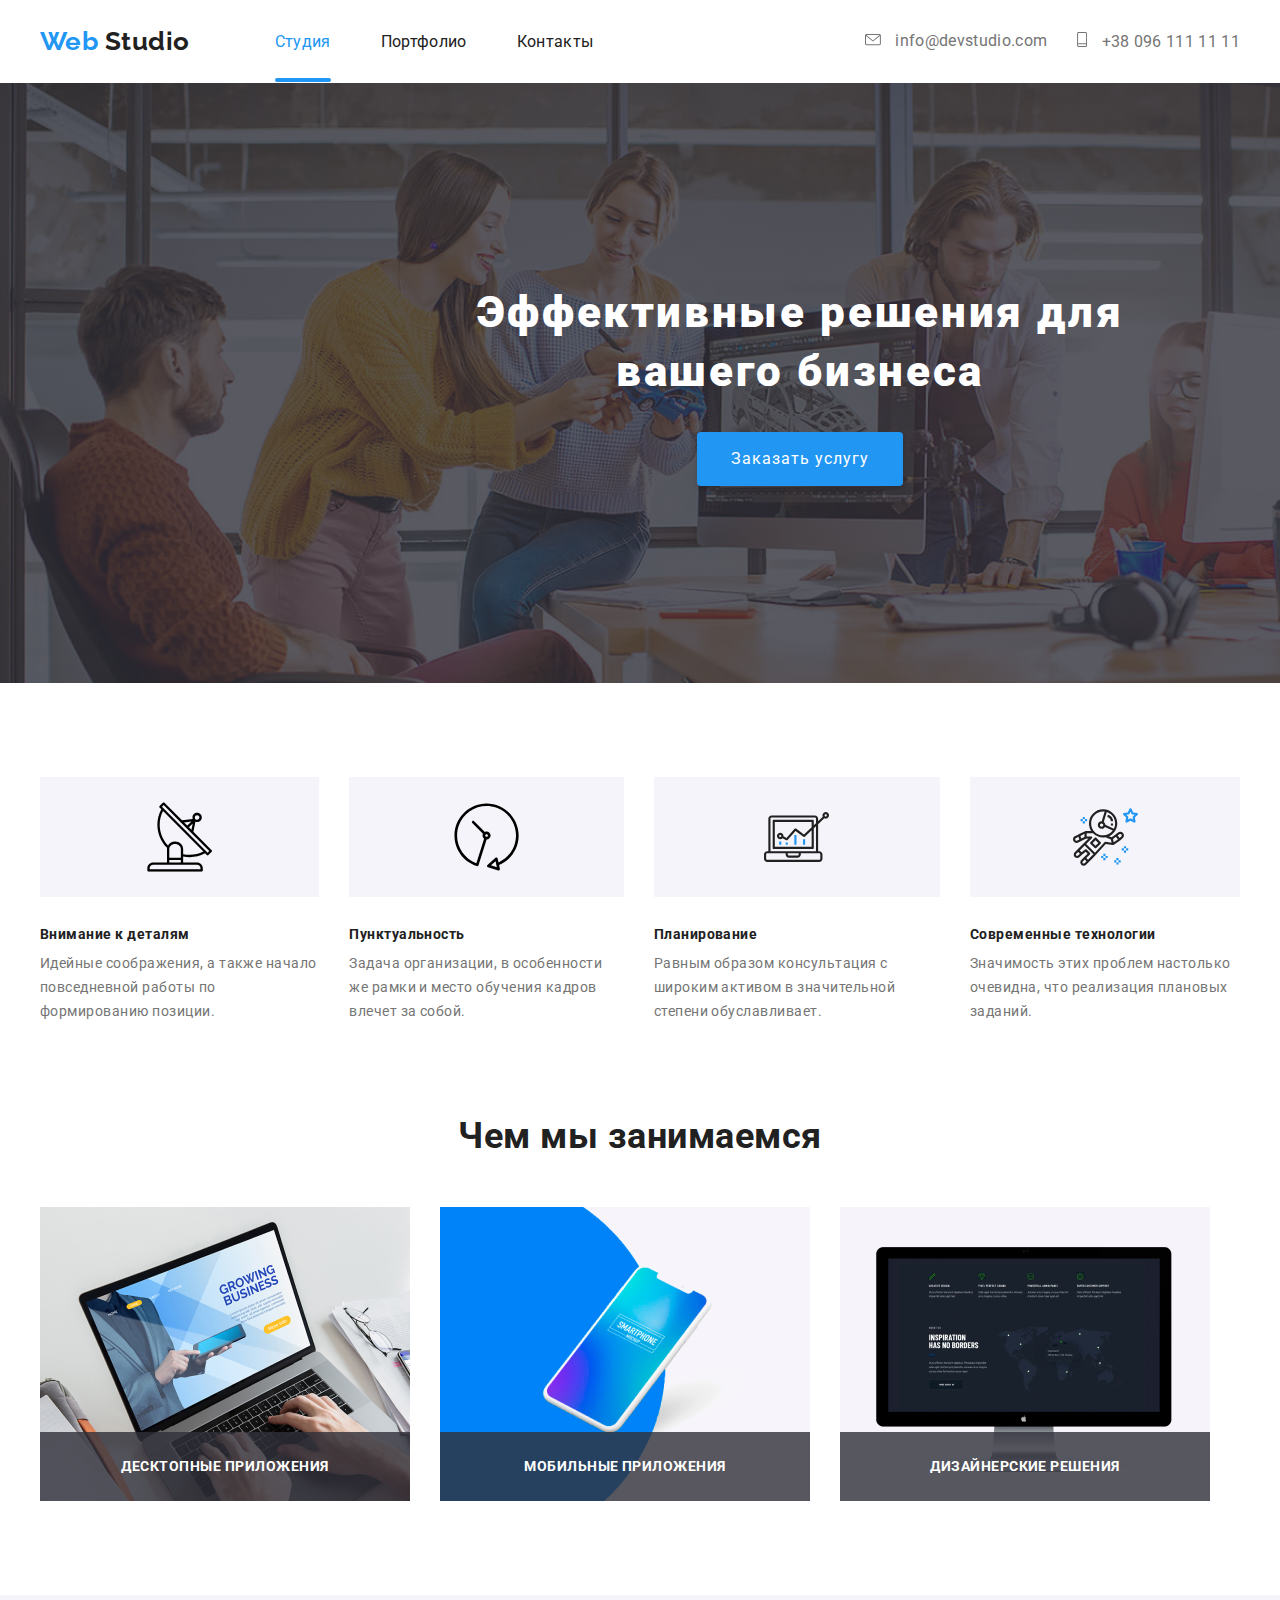
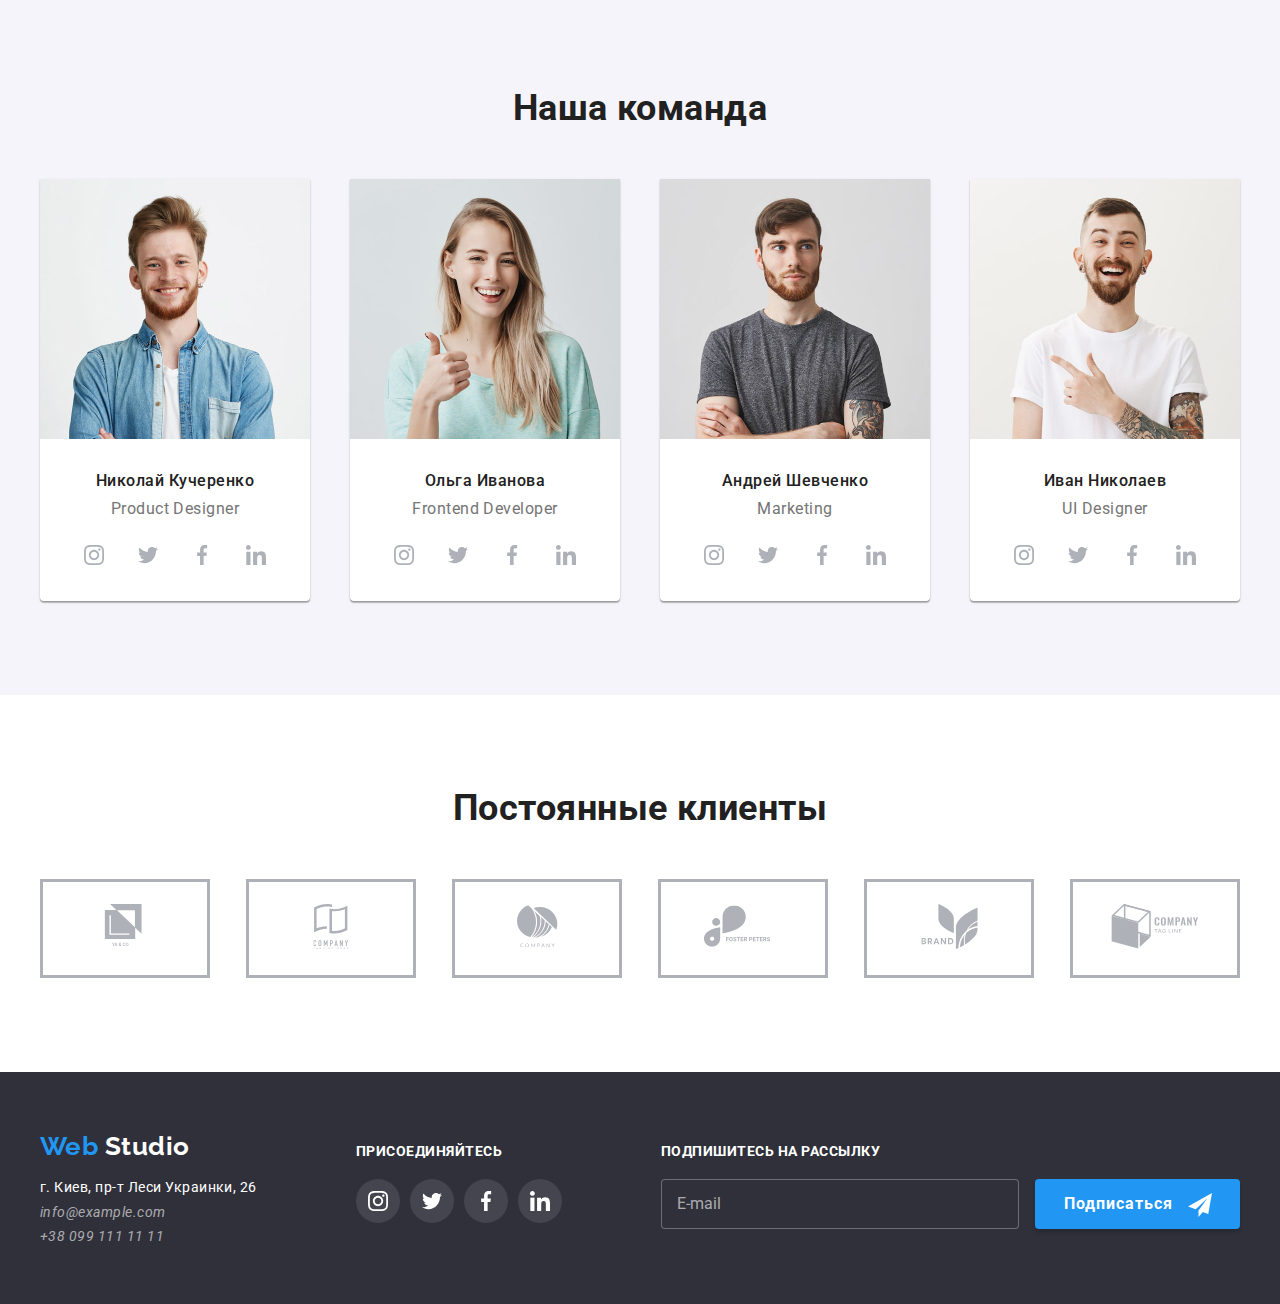
<file: index.html>
<!DOCTYPE html>
<html lang="ru">
    <head>
        <meta charset="UTF-8">
        <meta name="viewport" content="width=device-width, initial-scale=1.0">
        <title>fourth homework</title>
        <link href="https://fonts.googleapis.com/css2?family=Raleway:wght@700&family=Roboto:wght@400;500;700;900&display=swap" rel="stylesheet">
        <link rel="stylesheet" href="https://cdnjs.cloudflare.com/ajax/libs/modern-normalize/1.0.0/modern-normalize.min.css">
        <link rel="stylesheet" href="./css/styles.css">
    <body>
        <header class="page-header">
            <div class="container">
                <nav>
                    <a href="./index.html" class="logo"><span class="active">Web </span>Studio<span></span></a>
    
                    <ul class="site-nav list">
                        <li class="item"><a href="./index.html" class="link active">Студия</a></li>
                        <li class="item"><a href="./portfolio.html" class="link">Портфолио</a></li>
                        <li class="item"><a href="" class="link">Контакты</a></li>
                    </ul>
                </nav>
    
                <ul class="contacts list">
                    <li class="item">    
                        <a  class="link" href="mailto:info@devstudio.com">
                            <svg class="icon--contacts" style="width: 16px; height: 12px">
                                <use href="./images/sprite.svg#icon-envelope"></use>
                            </svg>
                            info@devstudio.com
                        </a>
                    </li>
                    <li class="item">
                        <a class="link" href="tel:+38 096 111 11 11" >
                            <svg class="icon--contacts" style="width: 10px; height: 15px">
                                <use href="./images/sprite.svg#icon-Vector"></use>
                            </svg>
                            +38 096 111 11 11
                        </a>
                    </li>
                </ul>            
            </div>          
        </header>

        <main>
            <section class="section hero">
                <h1 class="hero-title">Эффективные решения для вашего бизнеса</h1>
                <button class="button" data-modal-open>Заказать услугу</button>
            </section>

            <section class="section features">
                <div class="container">
                    <h2 class="section-title" hidden>Почему вы выбререте нас</h2>
                    <ul class="list">
                        <li class="item">
                            <div class="icon-container">
                                <svg 
                                    version="1.1" width="65" height="70"
                                    viewBox="0 0 30 32"
                                    baseProfile="full"
                                    xmlns="http://www.w3.org/2000/svg"
                                    xmlns:xlink="http://www.w3.org/1999/xlink"
                                    xmlns:ev="http://www.w3.org/2001/xml-events"
                                    class="icon-centre"
                                >
                                    <use href ="./images/sprite.svg#icon-untitled"></use>
                                </svg>
                            </div>
                            <h3 class="title">Внимание к деталям</h3>
                            <p class="text">Идейные соображения, а также начало повседневной работы по формированию позиции.</p>
                        </li>
                        <li class="item">
                            <div class="icon-container">
                                <svg 
                                    version="1.1" width="65" height="70"
                                    viewBox="0 0 30 32"
                                    baseProfile="full"
                                    xmlns="http://www.w3.org/2000/svg"
                                    xmlns:xlink="http://www.w3.org/1999/xlink"
                                    xmlns:ev="http://www.w3.org/2001/xml-events"
                                    class="icon-centre"
                                >
                                    <use href ="./images/sprite.svg#icon-2"></use>
                                </svg>
                            </div>
                            <h3 class="title">Пунктуальность</h3>
                            <p class="text">Задача организации, в особенности же рамки и место обучения кадров влечет за собой.</p>
                        </li>
                        <li class="item">
                            <div class="icon-container">
                                <svg 
                                    version="1.1" width="65" height="70"
                                    viewBox="0 0 30 32"
                                    baseProfile="full"
                                    xmlns="http://www.w3.org/2000/svg"
                                    xmlns:xlink="http://www.w3.org/1999/xlink"
                                    xmlns:ev="http://www.w3.org/2001/xml-events"
                                    class="icon-centre"
                                    >
                                    <use href ="./images/sprite.svg#icon-1"></use>
                                </svg>
                            </div>
                            <h3 class="title">Планирование</h3>
                            <p class="text">Равным образом консультация с широким активом в значительной степени обуславливает.</p>
                        </li>
                        <li class="item">
                            <div class="icon-container">
                                <svg 
                                    version="1.1" width="65" height="70"
                                    viewBox="0 0 30 32"
                                    baseProfile="full"
                                    xmlns="http://www.w3.org/2000/svg"
                                    xmlns:xlink="http://www.w3.org/1999/xlink"
                                    xmlns:ev="http://www.w3.org/2001/xml-events"
                                    class="icon-centre"
                                >
                                    <use href ="./images/sprite.svg#icon-3"></use>
                                </svg>
                            </div>
                            <h3 class="title">Современные технологии</h3>
                            <p class="text">Значимость этих проблем настолько очевидна, что реализация плановых заданий.</p>
                        </li>
                    </ul>
                </div>
                
            </section>
            
            <section class="section category">
                <div class="container">
                    <h2 class="section-title">Чем мы занимаемся</h2>
                    <ul class="list">
                        <li class="item">
                            <img src="./images/desctop.jpg" alt="Human works in desctop" class="image">
                            <p class="text">Десктопные приложения</p>
                        </li>
                        <li class="item">
                            <img src="./images/mobile.jpg" alt="mobile" class="image">
                            <p class="text">Мобильные приложения</p>
                        </li>
                        <li class="item">
                            <img src="./images/designer.jpg" alt="Apple screen" class="image">
                            <p class="text">Дизайнерские решения</p>
                        </li>
                    </ul>
                </div>               
            </section>

            <section class="section team">
                <div class="container">
                    <h2 class="section-title">Наша команда</h2>
                    <ul class="list list-cards">
                        <li class="card">
                            <img src="./images/product_designer.jpg" alt="Product Designer">
                            <h3 class="title">Николай Кучеренко</h3>
                            <p class="text">Product Designer</p>
                            <ul class="list list-items">
                                <li>
                                    <a href="" aria-label="Ссылка на instagram" class="icon">
                                        <svg style="width: 20px; height: 20px">
                                            <use href= "./images/sprite.svg#icon-instagram"></use>
                                        </svg>
                                    </a>
                                </li>
                                <li>
                                    <a href="" aria-label="Ссылка на twitter" class="icon">
                                        <svg style="width: 20px; height: 20px">
                                            <use href= "./images/sprite.svg#icon-twitter"></use>
                                        </svg>
                                    </a>
                                </li>
                                <li>
                                    <a href="" aria-label="Ссылка на facebook" class="icon">
                                        <svg style="width: 20px; height: 20px">
                                            <use href= "./images/sprite.svg#icon-facebook"></use>
                                        </svg>
                                    </a>
                                </li>
                                <li>
                                    <a href="" aria-label="Ссылка на linkedin"class="icon">
                                        <svg style="width: 20px; height: 20px">
                                            <use href= "./images/sprite.svg#icon-linkedin"></use>
                                        </svg>
                                    </a>
                                </li>                            
                            </ul>
                        </li>
    
                        <li class="card">
                            <img src="./images/fronted_developer.jpg" alt="Frontend Developer">
                            <h3 class="title">Ольга Иванова</h3>
                            <p class="text">Frontend Developer</p>
                            <ul class="list list-items">
                                <li>
                                    <a href="" aria-label="Ссылка на instagram" class="icon">
                                        <svg style="width: 20px; height: 20px">
                                            <use href= "./images/sprite.svg#icon-instagram"></use>
                                        </svg>
                                    </a>
                                </li>
                                <li>
                                    <a href="" aria-label="Ссылка на twitter" class="icon">
                                        <svg style="width: 20px; height: 20px">
                                            <use href= "./images/sprite.svg#icon-twitter"></use>
                                        </svg>
                                    </a>
                                </li>
                                <li>
                                    <a href="" aria-label="Ссылка на facebook" class="icon">
                                        <svg style="width: 20px; height: 20px">
                                            <use href= "./images/sprite.svg#icon-facebook"></use>
                                        </svg>
                                    </a>
                                </li>
                                <li>
                                    <a href="" aria-label="Ссылка на linkedin"class="icon">
                                        <svg style="width: 20px; height: 20px">
                                            <use href= "./images/sprite.svg#icon-linkedin"></use>
                                        </svg>
                                    </a>
                                </li>                            
                            </ul>
                        </li>
                        
                        <li class="card">
                            <img src="./images/marketing.jpg" alt="Marketing">
                            <h3 class="title">Андрей Шевченко</h3>
                            <p class="text">Marketing</p>
                            <ul class="list list-items">
                                <li>
                                    <a href="" aria-label="Ссылка на instagram" class="icon">
                                        <svg style="width: 20px; height: 20px">
                                            <use href= "./images/sprite.svg#icon-instagram"></use>
                                        </svg>
                                    </a>
                                </li>
                                <li>
                                    <a href="" aria-label="Ссылка на twitter" class="icon">
                                        <svg style="width: 20px; height: 20px">
                                            <use href= "./images/sprite.svg#icon-twitter"></use>
                                        </svg>
                                    </a>
                                </li>
                                <li>
                                    <a href="" aria-label="Ссылка на facebook" class="icon">
                                        <svg style="width: 20px; height: 20px">
                                            <use href= "./images/sprite.svg#icon-facebook"></use>
                                        </svg>
                                    </a>
                                </li>
                                <li>
                                    <a href="" aria-label="Ссылка на linkedin"class="icon">
                                        <svg style="width: 20px; height: 20px">
                                            <use href= "./images/sprite.svg#icon-linkedin"></use>
                                        </svg>
                                    </a>
                                </li>                            
                            </ul>
                        </li>

                        <li class="card">
                            <img src="./images/ui_designer.jpg" alt="UI Designer">
                            <h3 class="title">Иван Николаев</h3>
                            <p class="text">UI Designer</p>
                            <ul class="list list-items">
                                <li>
                                    <a href="" aria-label="Ссылка на instagram" class="icon">
                                        <svg style="width: 20px; height: 20px">
                                            <use href= "./images/sprite.svg#icon-instagram"></use>
                                        </svg>
                                    </a>
                                </li>
                                <li>
                                    <a href="" aria-label="Ссылка на twitter" class="icon">
                                        <svg style="width: 20px; height: 20px">
                                            <use href= "./images/sprite.svg#icon-twitter"></use>
                                        </svg>
                                    </a>
                                </li>
                                <li>
                                    <a href="" aria-label="Ссылка на facebook" class="icon">
                                        <svg style="width: 20px; height: 20px">
                                            <use href= "./images/sprite.svg#icon-facebook"></use>
                                        </svg>
                                    </a>
                                </li>
                                <li>
                                    <a href="" aria-label="Ссылка на linkedin"class="icon">
                                        <svg style="width: 20px; height: 20px">
                                            <use href= "./images/sprite.svg#icon-linkedin"></use>
                                        </svg>
                                    </a>
                                </li>                            
                            </ul>
                        </li>
                    </ul>
                </div>
            </section>

            <section class="section clients">
                <div class="container">
                    <h2 class="section-title">Постоянные клиенты</h2>
                    <ul class="list">
                        <li>
                            <a href="" class="icon-clients">
                                <svg version="1.1" width="44" height="45"
                                    viewBox="0 0 29 32"
                                    baseProfile="full"
                                    class="icon-color">
                                    <use href= "./images/sprite.svg#icon-logo1"></use>
                                </svg>
                            </a>
                        </li>
    
                        <li>
                            <a href="" class="icon-clients">
                                <svg version="1.1" width="40" height="45"
                                viewBox="0 0 25 32"
                                baseProfile="full"
                                class="icon-color">
                                    <use href= "./images/sprite.svg#icon-logo2"></use>
                                </svg>
                            </a>
                        </li>
    
                        <li>
                            <a href="" class="icon-clients">
                                <svg version="1.1" width="41" height="45"
                                viewBox="0 0 31 32"
                                baseProfile="full"
                                class="icon-color">
                                    <use href= "./images/sprite.svg#icon-logo3"></use>
                                </svg>
                            </a>
                        </li>
    
                        <li>
                            <a href="" class="icon-clients">
                                <svg version="1.1" width="79" height="45"
                                viewBox="0 0 60 32"
                                baseProfile="full"
                                class="icon-color">
                                    <use href= "./images/sprite.svg#icon-logo4"></use>
                                </svg>
                            </a>
                            
                        </li>
    
                        <li>
                            <a href=""  class="icon-clients">
                                <svg version="1.1" width="59" height="45"
                                viewBox="0 0 40 32"
                                baseProfile="full"
                                xmlns="http://www.w3.org/2000/svg"
                                xmlns:xlink="http://www.w3.org/1999/xlink"
                                xmlns:ev="http://www.w3.org/2001/xml-events"
                                class="icon-color">
                                    <use href= "./images/sprite.svg#icon-logo5"></use>
                                </svg>
                            </a>
                        </li>
    
                        <li>
                            <a href="" class="icon-clients">
                                <svg version="1.1" width="88" height="45"
                                    viewBox="0 0 62 32"
                                    baseProfile="full"
                                    xmlns="http://www.w3.org/2000/svg"
                                    xmlns:xlink="http://www.w3.org/1999/xlink"
                                    xmlns:ev="http://www.w3.org/2001/xml-events"
                                    class="icon-color">
                                    <use href= "./images/sprite.svg#icon-logo6"></use>
                                </svg>
                            </a>
                        </li>
                    </ul>
                </div>
            </section>
        </main>

        <footer class="footer">
            <div class="container">
                <div>
                    <a href="./index.html" class="logo"><span class="active">Web </span>Studio<span></span></a>
                    <p class="text">г. Киев, пр-т Леси Украинки, 26</p>
                    <address class="address">                
                        <ul class="list">
                            <li><a href="mailto:info@example.com" class="link">info@example.com</a></li>
                            <li><a href="tel:+38 099 111 11 11" class="link">+38 099 111 11 11</a></li>
                        </ul>              
                    </address>
                </div>
                
    
                <div class="invate">
                    <b class="title">присоединяйтесь</b>
                    <ul class="list">
                        <li class="social">
                            <a href="" aria-label="Ссылка на instagram" class="icon">
                                <svg style="width: 20px; height: 20px">
                                    <use href= "./images/sprite.svg#icon-instagram"></use>
                                </svg>
                            </a>
                        </li>
                        <li class="social">
                            <a href="" aria-label="Ссылка на twitter" class="icon">
                                <svg style="width: 20px; height: 20px">
                                    <use href= "./images/sprite.svg#icon-twitter"></use>
                                </svg>
                            </a>
                        <li class="social">
                            <a href="" aria-label="Ссылка на facebook" class="icon">
                                <svg style="width: 20px; height: 20px">
                                    <use href= "./images/sprite.svg#icon-facebook"></use>
                                </svg>
                            </a>
                        </li>
                        <li class="social">
                            <a href="" aria-label="Ссылка на linkedin"class="icon">
                                <svg style="width: 20px; height: 20px">
                                    <use href= "./images/sprite.svg#icon-linkedin"></use>
                                </svg>
                            </a>
                        </li>                            
                    </ul>
                </div>
    
                <div class="subscribe">
                    <form>
                        <label for="send" class="title"><b>Подпишитесь на рассылку</b></label>
                        <input id="send" placeholder="E-mail">
                        <button type="submit" class="button-send">
                            Подписаться
                            <svg  version="1.1" width="24" height="24"
                                viewBox="0 0 24 24"
                                baseProfile="full"
                                xmlns="http://www.w3.org/2000/svg"
                                xmlns:xlink="http://www.w3.org/1999/xlink"
                                xmlns:ev="http://www.w3.org/2001/xml-events"
                                class="icon-send"
                            >
                                <use href= "./images/sprite.svg#icon-icon-send"></use>
                            </svg>
                        </button>
                    </form>
                </div>
            </div>
        </footer>

        <div class="backdrop is-hidden" data-modal>
            <div class="modal">
                <h2 class="title">Оставьте свои данные, мы вам перезвоним</h2>
                <button class="button" data-modal-close>Отправить</button>    
            </div>           
        </div>

        <script src="./js/modal.js"></script>

    </body>
</html>
</file>
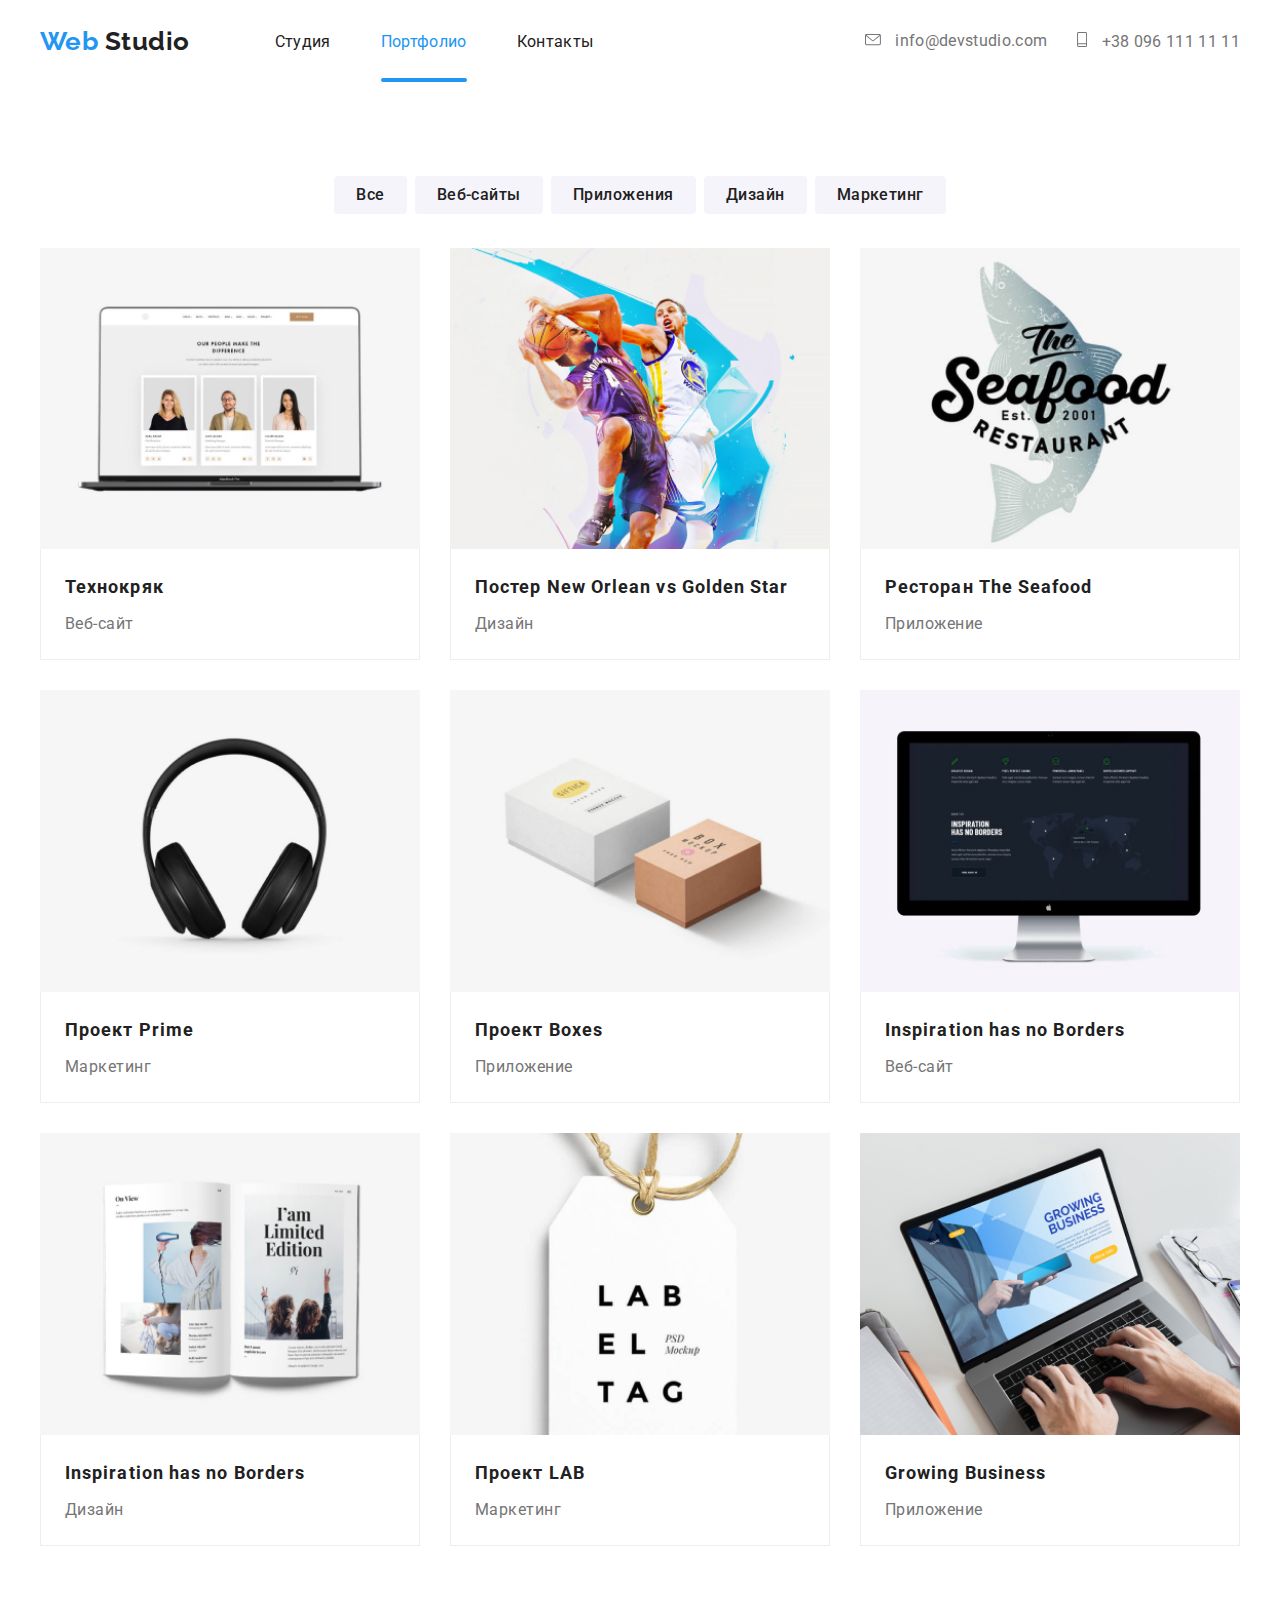
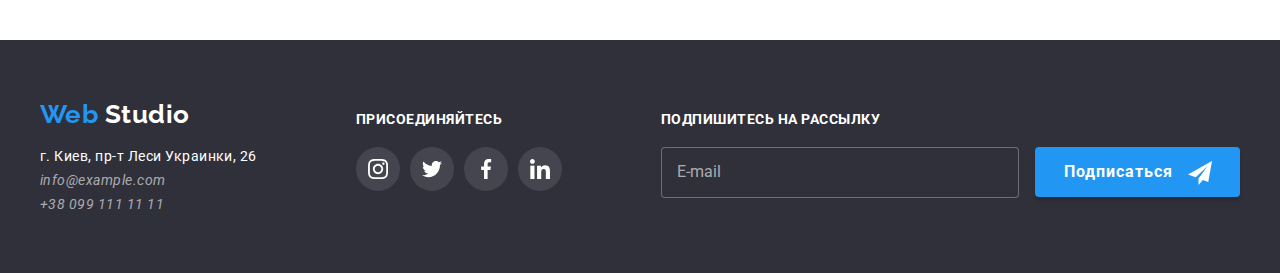
<file: portfolio.html>
<!DOCTYPE html>
<html lang="ru">
    <head>
        <meta charset="UTF-8">
        <meta name="viewport" content="width=device-width, initial-scale=1.0">
        <title>fourth homework</title>
        <link href="https://fonts.googleapis.com/css2?family=Raleway:wght@700&family=Roboto:wght@400;500;700;900&display=swap" rel="stylesheet">
        <link rel="stylesheet" href="https://cdnjs.cloudflare.com/ajax/libs/modern-normalize/1.0.0/modern-normalize.min.css">
        <link rel="stylesheet" href="./css/styles.css">
    <body>
        <header class="page-header">
            <div class="container">
                <nav>
                    <a href="./index.html" class="logo"><span class="active">Web </span>Studio<span></span></a>
    
                    <ul class="site-nav list">
                        <li class="item"><a href="./index.html" class="link">Студия</a></li>
                        <li class="item"><a href="./portfolio.html" class="link active">Портфолио</a></li>
                        <li class="item"><a href="" class="link">Контакты</a></li>
                    </ul>
                </nav>
    
                <ul class="contacts list">
                    <li class="item">    
                        <a  class="link" href="mailto:info@devstudio.com">
                            <svg class="icon--contacts" style="width: 16px; height: 12px">
                                <use href="./images/sprite.svg#icon-envelope"></use>
                            </svg>
                            info@devstudio.com
                        </a>
                    </li>
                    <li class="item">
                        <a class="link" href="tel:+38 096 111 11 11" >
                            <svg class="icon--contacts" style="width: 10px; height: 15px">
                                <use href="./images/sprite.svg#icon-Vector"></use>
                            </svg>
                            +38 096 111 11 11
                        </a>
                    </li>
                </ul>            
            </div>          
        </header>

        <main class="portfolio">
            <div class="container">
                <h1 hidden>Портфолио</h1>
                <ul class="list selection">
                    <li class="text">Все</li>
                    <li class="text">Веб-сайты</li>
                    <li class="text">Приложения</li>
                    <li class="text">Дизайн</li>
                    <li class="text">Маркетинг</li>
                </ul>
                <ul class="list list-items">
                    <li class="item ">
                        <a href="#" class="card">
                            <div class="card-container">
                                <img src="./images/img1.jpg" alt="Экран ноутбука" class="image">
                                <p class="description">
                                    Технокряк это современная площадка распространения коронавируса. Компании используют эту платформу
                                    для цифрового шпионажа и атак на защищённые сервера конкурентов.
                                </p>
                            </div>                            
                            <h2 class="title">Технокряк</h2>
                            <p class="type">Веб-сайт</p>
                        </a>
                    </li>
                    <li class="item">
                        <a href="#" class="card">
                            <div class="card-container">
                                <img src="./images/img2.jpg" alt="Два человека борятся за мячь"  class="image">
                                <p class="description">
                                    Технокряк это современная площадка распространения коронавируса. Компании используют эту платформу
                                    для цифрового шпионажа и атак на защищённые сервера конкурентов.
                                </p>
                            </div>
                            <h2 class="title">Постер New Orlean vs Golden Star</h2>
                            <p class="type">Дизайн</p>
                        </a>
                    </li>
                    <li class="item">
                        <a href="#" class="card">
                            <div class="card-container">
                                <img src="./images/img3.jpg" alt="Логит ресторна The Seafood"  class="image">
                                <p class="description">
                                    Технокряк это современная площадка распространения коронавируса. Компании используют эту платформу
                                    для цифрового шпионажа и атак на защищённые сервера конкурентов.
                                </p>
                            </div>
                            <h2 class="title">Ресторан The Seafood</h2>
                            <p class="type">Приложение</p>
                        </a>
                    </li>
                    <li class="item">
                        <a href="#" class="card">
                            <div class="card-container">
                                <img src="./images/img4.jpg" alt="Чёрные наушники"  class="image">
                                <p class="description">
                                    Технокряк это современная площадка распространения коронавируса. Компании используют эту платформу
                                    для цифрового шпионажа и атак на защищённые сервера конкурентов.
                                </p>
                            </div>
                            <h2 class="title">Проект Prime</h2>
                            <p class="type">Маркетинг</p>
                        </a>
                    </li>
                    <li class="item">
                        <a href="#" class="card">
                            <div class="card-container">
                                <img src="./images/img5.jpg" alt="Белая и керпичная коробка" class="image">
                                <p class="description">
                                    Технокряк это современная площадка распространения коронавируса. Компании используют эту платформу
                                    для цифрового шпионажа и атак на защищённые сервера конкурентов.
                                </p>
                            </div>
                            <h2 class="title">Проект Boxes</h2>
                            <p class="type">Приложение</p>
                        </a>
                    </li>
                    <li class="item">
                        <a href="#" class="card">
                            <div class="card-container">
                                <img src="./images/img6.jpg" alt="Моноблок Apple" class="image">
                                <p class="description">
                                    Технокряк это современная площадка распространения коронавируса. Компании используют эту платформу
                                    для цифрового шпионажа и атак на защищённые сервера конкурентов.
                                </p>
                            </div>
                            <h2 class="title">Inspiration has no Borders</h2>
                            <p class="type">Веб-сайт</p>
                        </a>
                    </li>
                    <li class="item">
                        <a href="#" class="card">
                            <div class="card-container">
                                <img src="./images/img7.jpg" alt="Открытая книга" class="image">
                                <p class="description">
                                    Технокряк это современная площадка распространения коронавируса. Компании используют эту платформу
                                    для цифрового шпионажа и атак на защищённые сервера конкурентов.
                                </p>
                            </div>
                            <h2 class="title">Inspiration has no Borders</h2>
                            <p class="type">Дизайн</p>
                        </a>
                    </li>
                    <li class="item">
                        <a href="#" class="card">
                            <div class="card-container">
                                <img src="./images/img8.jpg" alt="Белый ценик" class="image">
                                <p class="description">
                                    Технокряк это современная площадка распространения коронавируса. Компании используют эту платформу
                                    для цифрового шпионажа и атак на защищённые сервера конкурентов.
                                </p>
                            </div>
                            <h2 class="title">Проект LAB</h2>
                            <p class="type">Маркетинг</p>
                        </a>
                    </li>
                    <li class="item">
                        <a href="#" class="card">
                            <div class="card-container">
                                <img src="./images/img9.jpg" alt="Ноутбук" class="image">
                                <p class="description">
                                    Технокряк это современная площадка распространения коронавируса. Компании используют эту платформу
                                    для цифрового шпионажа и атак на защищённые сервера конкурентов.
                                </p>
                            </div>
                            <h2 class="title">Growing Business</h2>
                            <p class="type">Приложение</p>
                        </a>
                    </li>
                </ul>
            </div>
        </main>
        <footer class="footer">
            <div class="container">
                <div>
                    <a href="./index.html" class="logo"><span class="active">Web </span>Studio<span></span></a>
                    <p class="text">г. Киев, пр-т Леси Украинки, 26</p>
                    <address class="address">                
                        <ul class="list">
                            <li><a href="mailto:info@example.com" class="link">info@example.com</a></li>
                            <li><a href="tel:+38 099 111 11 11" class="link">+38 099 111 11 11</a></li>
                        </ul>              
                    </address>
                </div>
                
    
                <div class="invate">
                    <b class="title">присоединяйтесь</b>
                    <ul class="list">
                        <li class="social">
                            <a href="" aria-label="Ссылка на instagram" class="icon">
                                <svg style="width: 20px; height: 20px">
                                    <use href= "./images/sprite.svg#icon-instagram"></use>
                                </svg>
                            </a>
                        </li>
                        <li class="social">
                            <a href="" aria-label="Ссылка на twitter" class="icon">
                                <svg style="width: 20px; height: 20px">
                                    <use href= "./images/sprite.svg#icon-twitter"></use>
                                </svg>
                            </a>
                        <li class="social">
                            <a href="" aria-label="Ссылка на facebook" class="icon">
                                <svg style="width: 20px; height: 20px">
                                    <use href= "./images/sprite.svg#icon-facebook"></use>
                                </svg>
                            </a>
                        </li>
                        <li class="social">
                            <a href="" aria-label="Ссылка на linkedin"class="icon">
                                <svg style="width: 20px; height: 20px">
                                    <use href= "./images/sprite.svg#icon-linkedin"></use>
                                </svg>
                            </a>
                        </li>                            
                    </ul>
                </div>
    
                <div class="subscribe">
                    <form>
                        <label for="send" class="title"><b>Подпишитесь на рассылку</b></label>
                        <input id="send" placeholder="E-mail">
                        <button type="submit" class="button-send">
                            Подписаться
                            <svg  version="1.1" width="24" height="24"
                                viewBox="0 0 24 24"
                                baseProfile="full"
                                xmlns="http://www.w3.org/2000/svg"
                                xmlns:xlink="http://www.w3.org/1999/xlink"
                                xmlns:ev="http://www.w3.org/2001/xml-events"
                                class="icon-send"
                            >
                                <use href= "./images/sprite.svg#icon-icon-send"></use>
                            </svg>
                        </button>
                    </form>
                </div>
            </div>
        </footer>
    </body>
</html>
</file>
<file: css/styles.css>
:root {
    --primary-color: #757575;

    --hero-color: #ffffff;

    --secondary-color: #212121;

    --active-color: #2196F3;

    --section-color: #F5F4FA;

    --footer-color: #2F303A;

    --footer-address-color: rgba(255, 255, 255, 0.6);

    --icon-color: #AFB1B8;

    --main-animation: cubic-bezier(0.4, 0, 0.2, 1);

}

/* @font-face {
    font-family: 'Roboto';
    src: url('../fonts/Roboto/Roboto-Black.ttf');
}

@font-face {
    font-family: 'Raleway';
    src: url('../fonts/Raleway/Raleway-VariableFont_wght.ttf');
} */

body{
    font-family: 'Roboto', sans-serif;
    color: var(--primary-color);
    background-color: #ffffff;
    line-height: 1.1;
    letter-spacing: 0.03em;
}

.active {
    color: var(--active-color);
}

h1, h2, h3, h4,h5, h6 {
    color: var(--secondary-color);
}

.list{
    list-style: none;
    margin-top: 0px;
    margin-bottom: 0px;
    padding-left: 0px;
    
}

.section{
    margin-bottom: 94px;
}

.button {
    font-size: 16px;
    padding: 10px 32px;
    min-width: 200px;
    min-height: 50px;
    border-radius: 4px;
    border-color: transparent;
    color: var(--hero-color);
    background-color: var(--active-color);
    cursor: pointer;

}

.container {
    width: 1230px;
    margin: 0 auto;
    padding-left: 15px;
    padding-right: 15px;
}

.icon{
    display: inline-block;
    width: 44px;
    height: 44px;
    border-radius: 50%;
    padding: 12px;
    fill: currentColor;
}

/* modal */


.backdrop {
    position: fixed;
    top: 0;
    left: 0;
    width: 100%;
    height: 100%;
    background-color:rgba(0, 0, 0, 0.2);
    opacity: 1;
    transition: opacity 250ms var(--main-animation);
}


.backdrop.is-hidden{
    opacity: 0;
    pointer-events: none;
}

.backdrop.is-hidden .modal{
    opacity: 0;
    transform:  translate(-50%, -50%) scale(0.9);
}

.modal{
    position: absolute;
    top: 50%;
    left: 50%;
    min-width: 528px;
    min-height: 581px;
    padding: 40px;
    text-align: center;
    background-color: var(--hero-color);
    opacity: 1;
    transform: translate(-50%, -50%) scale(1);
    transition: transform 250ms var(--main-animation), opacity 250ms var(--main-animation);
}

.modal .title{
    margin-top: 0px;
    margin-bottom: 0px;
    font-weight: 700;
    font-size: 20px;
    line-height: 1.15;
    letter-spacing: 0.03em;
}

.modal .button{
    background: #2196F3;
    box-shadow: 0px 4px 4px rgba(0, 0, 0, 0.15);
    border-radius: 4px;
    font-weight: bold;
    font-size: 16px;
    line-height: 1.87;
    letter-spacing: 0.06em;
    padding-left: 55px;
    padding-right: 55px;
    cursor: pointer;
}

/* NAV */

.page-header .container {
    display: flex;
    align-items: center;
    justify-content: space-between;
    margin-left: auto;
    margin-right: auto;
}

nav{
    display: flex;
    align-items: center;
}


.logo{
    display: inline-block;
    font-size: 26px;
    font-weight: 700;
    text-decoration: none;
    font-family: 'Raleway', sans-serif; 
    color: var(--secondary-color);
}

.page-header .logo {
    margin-right: 85px;
}

.page-header .list {
    display: flex;
}

.site-nav .item {
    margin-right: 50px;
    position: relative;
}

.site-nav .item:last-child{
    margin-right: 0px;
}

.link.active::after{
    content: '';
    position: absolute;
    width: 100%;
    height: 4px;
    bottom: 0px;
    display: block;
    background-color: var(--active-color);
    border-radius: 2px;
}

.site-nav .link {
    text-decoration: none;
    color: var(--secondary-color);  
    letter-spacing: 0.02em;
    transition: color 250ms var(--main-animation);
}


.site-nav .link:hover,
.site-nav .link:focus {
    color: var(--active-color);
}

.site-nav .active {
    color: var(--active-color);
}

.page-header .link {
    padding-top: 32px;
    padding-bottom: 32px;
}


.contacts .item {
    margin-right: 30px;
}

.contacts .item:last-child{
    margin-right: 0px;
}

.contacts .link {   
    color: var(--primary-color);
    text-decoration: none;
    letter-spacing: 0.02em;
    transition: color 250ms var(--main-animation);
}

.contacts .icon--contacts{
    margin-right: 10px;
    fill: currentColor;
}

.contacts .link:hover,
.contacts .link:focus{
    color: var(--active-color);
}

.section-title{
    font-size: 36px;
    text-align: center;
}



/* hero */

.hero{
    width: 1600px;
    height: 600px;
    margin-right: auto;
    margin-left: auto;
    text-align: center;
    padding-top: 200px;
    background-image: 
    linear-gradient(to left,
    rgba(47, 48, 58, 0.8),
    rgba(47, 48, 58, 0.8)),
    url(../images/Hero_img.jpg)
}

.hero-title {
    width: 696px;
    margin-top: 0px;
    margin-bottom: 30px;
    margin-left: auto;
    margin-right: auto;
    font-weight: 900;
    font-size: 44px;
    line-height: 1.36;
    letter-spacing: 0.06em;
    color: var(--hero-color);
}

.hero .button {
    letter-spacing: 0.06em;
    line-height: 1.87;
    box-shadow: 0px 4px 4px rgba(0, 0, 0, 0.15);
    cursor: pointer;
}


/* features */

.features .section-title {
    margin-top: 0px;
    margin-bottom: 0px;
}

.features .list {
    display: flex;
    margin-right: 30px;
}

.features .list:last-child{
    margin-right: 0px;
}

.features .item {
    min-width: 270px;
    margin-right: 30px;
}

.features .title {
    font-size: 14px;
    margin-bottom: 10px;
    margin-top: 0px;
}


.features .icon-container{
    width: 100%;
    height: 120px;
    margin-bottom: 30px;
    background-color: var(--section-color);
    padding: 25px 0;
}

.features .icon-centre {
    display: block;
    margin: auto;
}

.features .item:last-child{
    margin-right: 0px;
}

.features .text{
    margin-top: 0px;
    margin-bottom: 0px;
    font-size: 14px;
    line-height: 1.7;
}



/* category */


.category .section-title{
    margin-bottom: 50px;
    margin-top: 0px;
}

.category .list {
    display: flex;

}

.category .item {
    text-align: center;
    margin-right: 30px;
    position: relative;
}

.category .item:last-child{
    margin-right: 0px;
}

.category .image {
    display: block;
}

.category .text {
    color: var(--hero-color);
    background-color: rgba(47, 48, 58, 0.8);
    font-weight: 700;
    font-size: 14px;
    padding-top: 27px;
    padding-bottom: 27px;
    margin-top: 0px;
    margin-bottom: 0px;
    text-transform: uppercase;
    position: absolute;
    bottom: 0px;
    width: 100%;
}

/* team */

.team{
    padding-top: 94px;
    padding-bottom: 94px;
    background-color: var(--section-color);
}

.team .section-title{
    margin-top: 0px;
    margin-bottom: 50px;
}

.team .card {
    padding-bottom: 24px;
    background-color: var(--hero-color);
    overflow: hidden;
    box-shadow: 0px 1px 3px rgba(0, 0, 0, 0.12), 0px 1px 1px rgba(0, 0, 0, 0.14), 0px 2px 1px rgba(0, 0, 0, 0.2);
    border-radius: 0px 0px 4px 4px;
    
}

.team .list-cards,
.team .list-items {
    display: flex;
    justify-content: space-between;
}

.team .list-items{
    padding-left: 32px;
    padding-right: 32px;
}

.team .title {
    font-weight: 500;
    font-size: 16px;
    margin-top: 30px;
    margin-bottom: 10px;
}

.team .card {
    text-align: center;
}

.team .text {
    margin-top: 0px;
    margin-bottom: 16px;
}

.team .icon{
    color: var(--icon-color);
    transition:fill 250ms var(--main-animation), background-color 250ms var(--main-animation);
}

.team .icon:hover,
.team .icon:focus{
    background-color: var(--active-color);
    fill: var(--hero-color);
}


/* clients */

.clients .section-title{
    margin-top: 0px;
    margin-bottom: 50px;
}

.clients .list {
    display: flex;
    justify-content: space-between;
}

.clients .icon-clients{
    display: block;
    min-width: 170px;
    min-height: 90px;
    text-align: center;
    padding-top: 22px;
    padding-bottom: 22px;
    border: solid var(--icon-color);
    color: var(--icon-color);
    transition: color 250ms var(--main-animation) , border 250ms var(--main-animation);
}

.clients .icon-color{
    fill: currentColor;
}

.clients .icon-clients:hover,
.clients .icon-clients:focus{
    border: solid var(--active-color);
    color: var(--active-color);
}



/* portfolio  */

.portfolio{
    margin-top: 93px;
    margin-bottom: 94px;
}

.portfolio h1 {
    margin-top: 0px;
    margin-bottom: 0px;
}

.selection{
    margin-bottom: 34px;
    display: flex;
    justify-content: center;
}

.selection .text{
    padding: 6px 22px;
    color: var(--secondary-color);
    font-weight: 500;
    font-size: 16px;
    line-height: 1.62;
    border-radius: 4px;
    margin-right: 8px;
    background-color: var(--section-color);
    transition: color 250ms var(--main-animation) , background-color 250ms var(--main-animation);
    cursor: pointer; 
}

.portfolio .card{
    text-decoration: none;
    display: block;
    padding-bottom: 20px;
}

.portfolio .card:hover .description,
.portfolio .card:focus .description{
    bottom:0%;
}

.selection .text:last-child{
    margin-right: 0px;
}

.selection .text:hover,
.selection .text:focus{
    background-color: var(--active-color);
    color: var(--hero-color);
    box-shadow: 0px 3px 1px rgba(0, 0, 0, 0.1), 
    0px 1px 2px rgba(0, 0, 0, 0.08), 
    0px 2px 2px rgba(0, 0, 0, 0.12);
}

.portfolio .card-container{
    position: relative;
    overflow: hidden;
    margin-left: -1px;
    margin-right: -1px;
    margin-top: -1px;
}

.portfolio .description{
    position: absolute;
    bottom: -100%;
    left: 0px;
    width: 100%;
    height: 100%;
    padding: 63px 24px;
    margin-top: 0px;
    margin-bottom: 0px;
    font-size: 18px;
    line-height: 1.56;
    background-color: rgba(33, 150, 243, 0.9);;
    color: var(--hero-color);
    transition: bottom 250ms var(--main-animation);

}

.portfolio .list-items{
    display: flex;
    flex-wrap: wrap;
}

.portfolio .item{
    width: calc((100% - 60px)/3);
    border: 1px solid #EEEEEE;
    margin-right: 30px;
    margin-bottom: 30px;
    transition: color  250ms var(--main-animation) , box-shadow  250ms var(--main-animation); 
}

.portfolio .item:hover{
    color:red;
    box-shadow: 0px 1px 1px rgba(0, 0, 0, 0.12),
    0px 4px 4px rgba(0, 0, 0, 0.06), 
    1px 4px 6px rgba(0, 0, 0, 0.16);
}

.portfolio .image{
    display: block;
    margin-left: auto;
    margin-right: auto;
    width: 100%;
}

.portfolio .item:nth-child(3n){
    margin-right: 0px;
}


.portfolio .item:nth-last-child(-n + 3 ){
    margin-bottom: 0px;
} 

.portfolio .title{
    letter-spacing: 0.06em;
    font-size: 18px;
    line-height: 2;
    margin: 20px 24px 4px;
}

.portfolio .type{
    font-size: 16px;
    line-height: 1.87;
    margin: 0px 24px;
    color: var(--primary-color);
}


/* footer */

.footer {
    padding-top: 60px;
    padding-bottom: 60px;
    background-color: var(--footer-color);
    color: var(--hero-color);

}

.footer .container {
    display: flex;
    justify-content: space-between;
}

.footer .logo {
    color: var(--hero-color);
    padding-bottom: 20px;
}

.footer .text {
    font-size: 14px;
    height: 1.7;
    margin-top: 0px;
    margin-bottom: 9px;
}

.footer .link {
    text-decoration: none;
    color: var(--footer-address-color);
    font-size: 14px;
    height: 1.7;
}


.list .link {
    display: block;
}

.address li:first-child{
    margin-bottom: 9px;
}

.footer .title {
    display: block;
    padding-bottom: 20px;
    font-size: 14px;
    text-transform: uppercase;
}

.invate,
.subscribe {
    padding-top: 12px;
}

.invate .list {
    display: flex;
}


.invate .social {
    margin-right: 10px;
    border-radius: 50%;
    transition: border-radius 250ms var(--main-animation), background-color 250ms var(--main-animation);

}

.social .icon:hover,
.social .icon:focus {
    border-radius: 50%;
    background-color: var(--active-color);
}

.invate .social:last-child{
    margin-right: 0px;
}


.invate .icon{
    color: var(--hero-color);
    background-color: rgba(255, 255, 255, 0.1);
}

.subscribe input{
    margin-right: 12px;
}

.footer input {
    width: 358px;
    padding: 15px;
    background-color: #2F303A;
    border: 1px solid rgba(255, 255, 255, 0.3);
    border-radius: 4px;
}

.footer input::placeholder {
    font-size: 16px;
    height: 50px;
    color: rgba(255, 255, 255, 0.6);
   
}

.footer .button-send{
    min-width: 200px;
    padding-left: 29px;
    padding-right: 28px;
    padding-top: 10px;
    padding-bottom: 10px;

    font-weight: 700;
    font-size: 16px;
    line-height: 1.87;
    text-align: center;
    letter-spacing: 0.06em;
    cursor: pointer;

    border: 0 solid transparent;
    border-radius: 4px;
    background-color: var(--active-color);
    color: var(--hero-color);
    box-shadow: 0px 4px 4px rgba(0, 0, 0, 0.15);
}

.footer .icon-send{ 
    vertical-align: middle;
    display: inline-block;
    margin-left: 10px;
    fill: currentColor;
}
</file>
